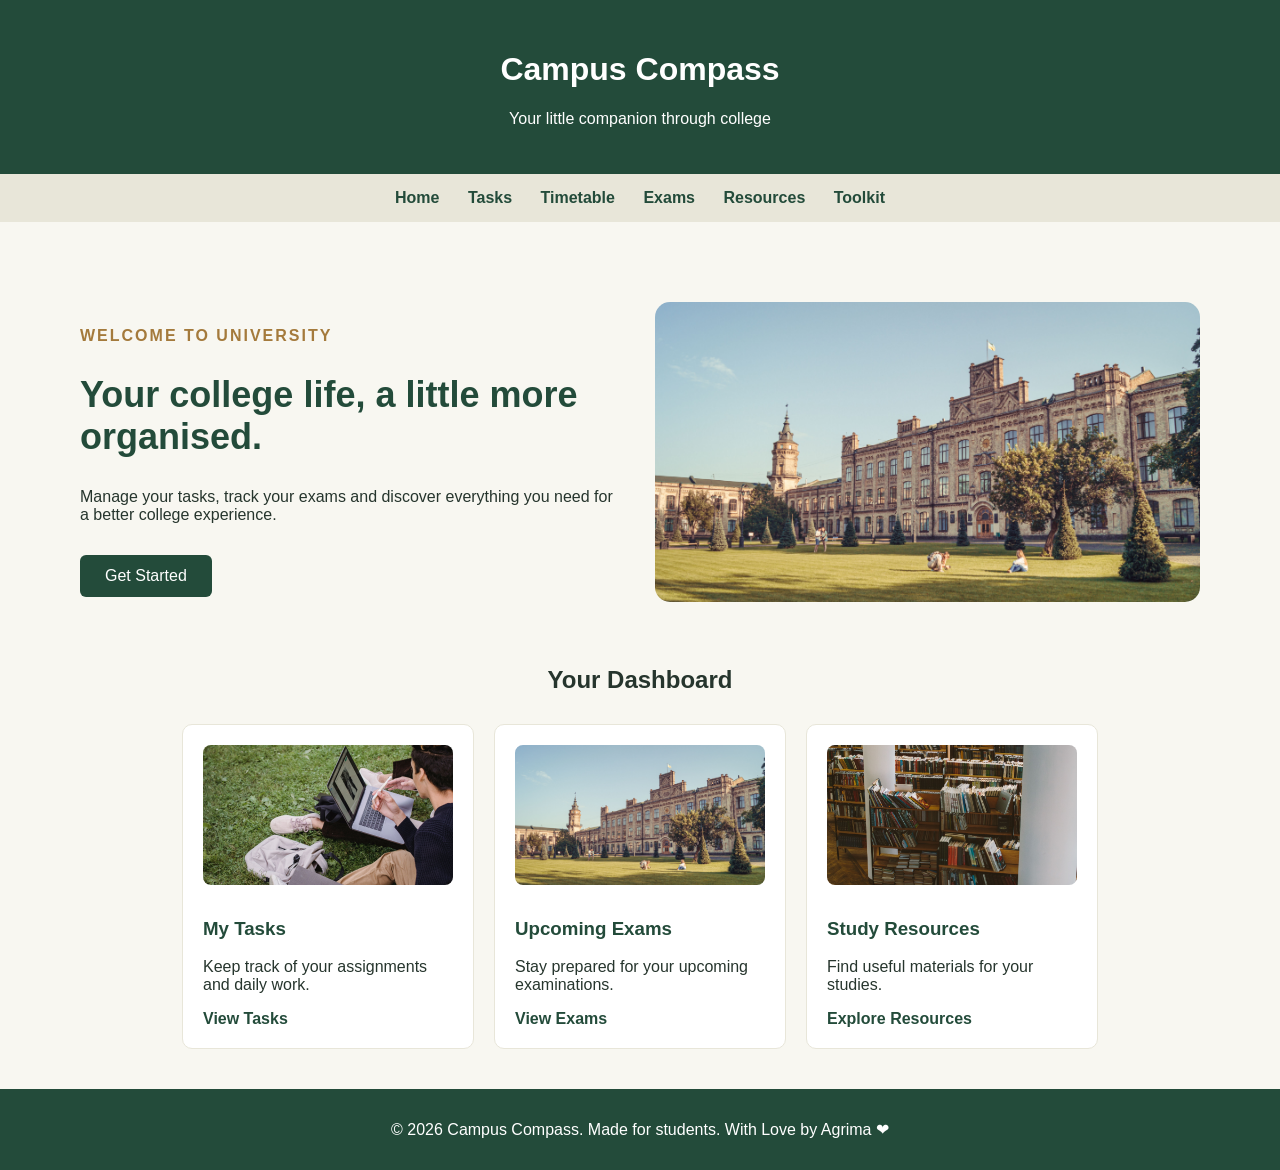
<file: index.html>
<!DOCTYPE html>
<html lang="en">
<head>
    <meta charset="UTF-8">
    <meta name="viewport" content="width=device-width, initial-scale=1.0">
    <title>Campus Compass-Home</title>
    <link rel="stylesheet" href="style.css">
</head>
<body>
    <header>
        <h1>Campus Compass</h1>
    <p>Your little companion through college</p>    
</header>
<nav>
     <a href="index.html">Home</a>
        <a href="tasks.html">Tasks</a>
        <a href="timetable.html">Timetable</a>
        <a href="exams.html">Exams</a>
        <a href="resources.html">Resources</a>
        <a href="toolkit.html">Toolkit</a>
</nav>
  <main>
        
<section class="hero">

    <div class="hero-text">
        <p class="small-heading">WELCOME TO UNIVERSITY</p>

        <h2>Your college life, a little more organised.</h2>

        <p>
            Manage your tasks, track your exams and discover
            everything you need for a better college experience.
        </p>

        <a href="tasks.html" class="hero-button">
            Get Started
        </a>
    </div>

    <div class="hero-image">
        <img src="images/campus.jpg" alt="University campus">
    </div>

</section>

<h2>Your Dashboard</h2>

<div class="dashboard">

    <div class="card">
        <img src="images/students.jpg" alt="Students studying together">
        <h3>My Tasks</h3>
        <p>Keep track of your assignments and daily work.</p>
        <a href="tasks.html">View Tasks</a>
    </div>

    <div class="card">
        <img src="images/campus.jpg" alt="University campus">
        <h3>Upcoming Exams</h3>
        <p>Stay prepared for your upcoming examinations.</p>
        <a href="exams.html">View Exams</a>
    </div>

    <div class="card">
        <img src="images/library.jpg" alt="University library">
        <h3>Study Resources</h3>
        <p>Find useful materials for your studies.</p>
        <a href="resources.html">Explore Resources</a>
    </div>

</div>


    </main>

    <footer>
        <p>© 2026 Campus Compass. Made for students. With Love by Agrima ❤</p>
    </footer>

    <script src="script.js"></script>
</body>
</html>
</file>
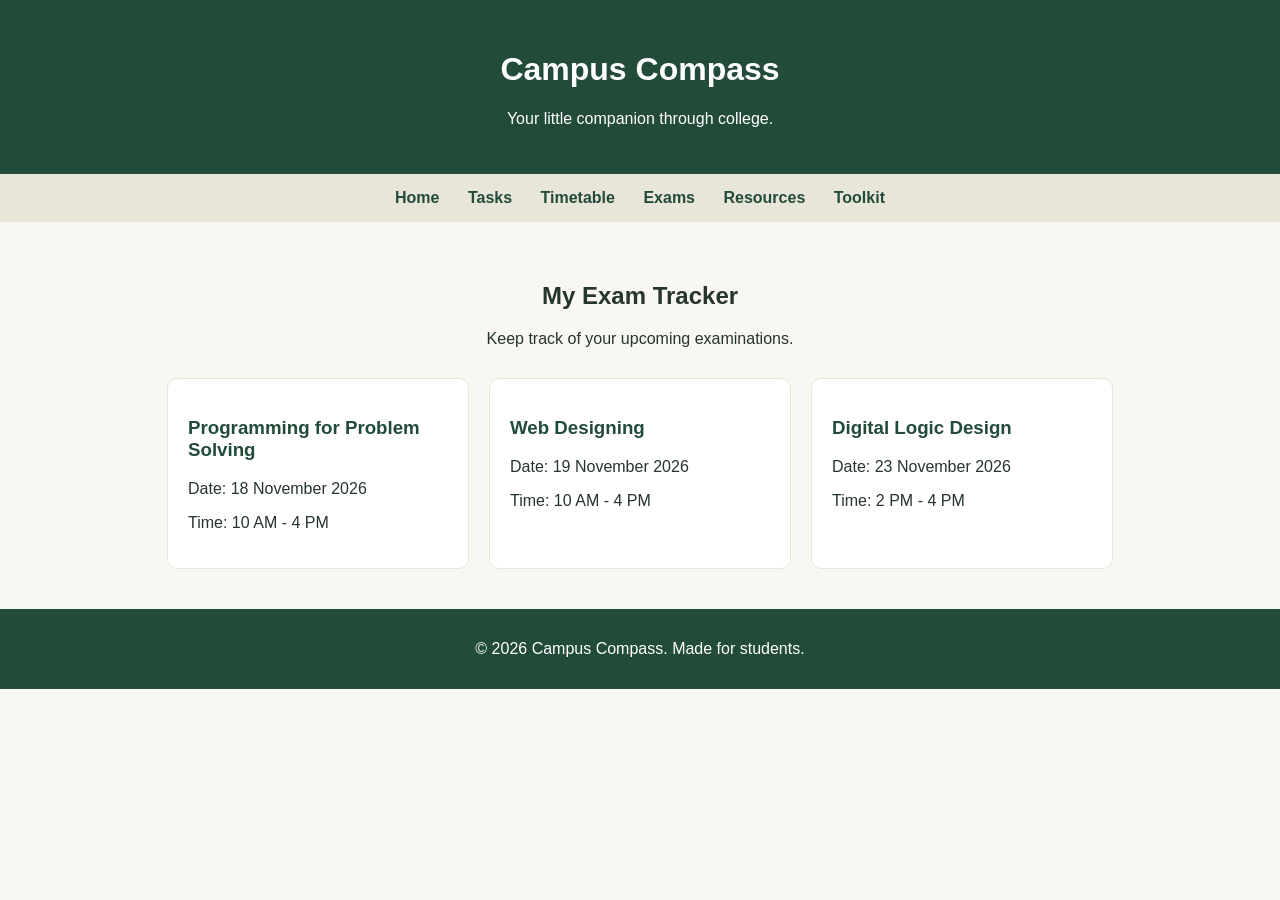
<file: exams.html>
<!DOCTYPE html>
<html lang="en">

<head>
    <meta charset="UTF-8">
    <meta name="viewport" content="width=device-width, initial-scale=1.0">
    <title>Campus Compass | Exams</title>
    <link rel="stylesheet" href="style.css">
</head>

<body>

    <header>
        <h1>Campus Compass</h1>
        <p>Your little companion through college.</p>
    </header>

    <nav>
        <a href="index.html">Home</a>
        <a href="tasks.html">Tasks</a>
        <a href="timetable.html">Timetable</a>
        <a href="exams.html">Exams</a>
        <a href="resources.html">Resources</a>
        <a href="toolkit.html">Toolkit</a>
    </nav>

    <main>

        <h2>My Exam Tracker</h2>
        <p>Keep track of your upcoming examinations.</p>

        <div class="exam-box">

            <div class="exam-card">
                <h3>Programming for Problem Solving</h3>
                <p>Date: 18 November 2026</p>
                <p>Time: 10 AM - 4 PM</p>
            </div>

            <div class="exam-card">
                <h3>Web Designing</h3>
                <p>Date: 19 November 2026</p>
                <p>Time: 10 AM - 4 PM</p>
            </div>

            <div class="exam-card">
                <h3>Digital Logic Design</h3>
                <p>Date: 23 November 2026</p>
                <p>Time: 2 PM - 4 PM</p>
            </div>

        </div>

    </main>

    <footer>
        <p>© 2026 Campus Compass. Made for students.</p>
    </footer>

    <script src="script.js"></script>

</body>
</html>
</file>
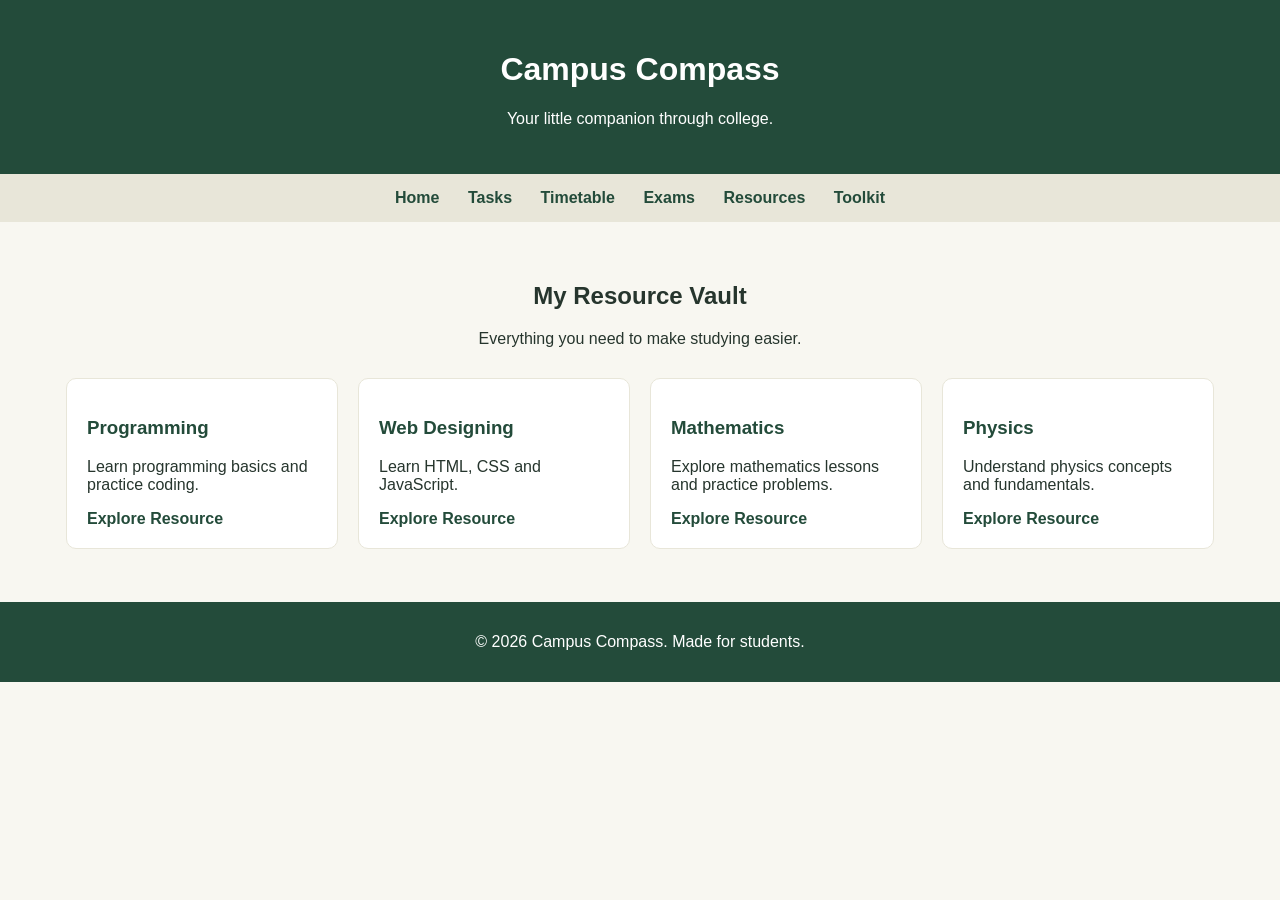
<file: resources.html>
<!DOCTYPE html>
<html lang="en">

<head>
    <meta charset="UTF-8">
    <meta name="viewport" content="width=device-width, initial-scale=1.0">
    <title>Campus Compass | Resources</title>
    <link rel="stylesheet" href="style.css">
</head>

<body>

    <header>
        <h1>Campus Compass</h1>
        <p>Your little companion through college.</p>
    </header>

    <nav>
        <a href="index.html">Home</a>
        <a href="tasks.html">Tasks</a>
        <a href="timetable.html">Timetable</a>
        <a href="exams.html">Exams</a>
        <a href="resources.html">Resources</a>
        <a href="toolkit.html">Toolkit</a>
    </nav>

    <main>

        <h2>My Resource Vault</h2>
        <p>Everything you need to make studying easier.</p>

        <div class="resource-box">

            <div class="resource-card">
                <h3>Programming</h3>
                <p>Learn programming basics and practice coding.</p>
                <a href="https://www.w3schools.com/cpp/" target="_blank">Explore Resource</a>
            </div>

            <div class="resource-card">
                <h3>Web Designing</h3>
                <p>Learn HTML, CSS and JavaScript.</p>
                <a href="https://www.w3schools.com/html/" target="_blank">Explore Resource</a>
            </div>

            <div class="resource-card">
                <h3>Mathematics</h3>
                <p>Explore mathematics lessons and practice problems.</p>
                <a href="https://www.khanacademy.org/math" target="_blank">Explore Resource</a>
            </div>

            <div class="resource-card">
                <h3>Physics</h3>
                <p>Understand physics concepts and fundamentals.</p>
                <a href="https://www.khanacademy.org/science/physics" target="_blank">Explore Resource</a>
            </div>

        </div>

    </main>

    <footer>
        <p>© 2026 Campus Compass. Made for students.</p>
    </footer>

    <script src="script.js"></script>

</body>
</html>
</file>
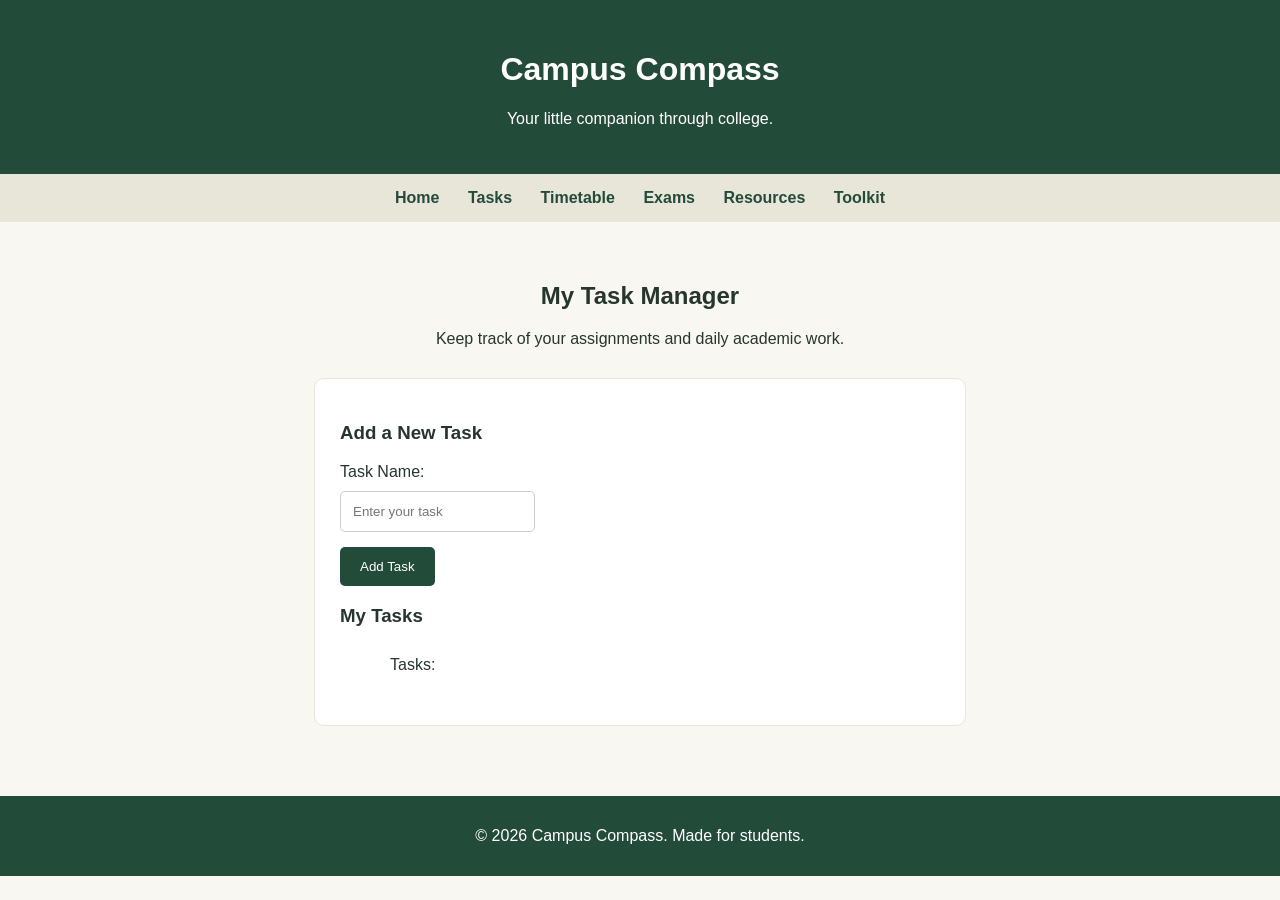
<file: tasks.html>
<!DOCTYPE html>
<html lang="en">

<head>
    <meta charset="UTF-8">
    <meta name="viewport" content="width=device-width, initial-scale=1.0">
    <title>Campus Compass | Tasks</title>
    <link rel="stylesheet" href="style.css">
</head>

<body>

    <header>
        <h1>Campus Compass</h1>
        <p>Your little companion through college.</p>
    </header>

    <nav>
        <a href="index.html">Home</a>
        <a href="tasks.html">Tasks</a>
        <a href="timetable.html">Timetable</a>
        <a href="exams.html">Exams</a>
        <a href="resources.html">Resources</a>
        <a href="toolkit.html">Toolkit</a>
    </nav>

    <main>

        <h2>My Task Manager</h2>
        <p>Keep track of your assignments and daily academic work.</p>

        <div class="task-box">

            <h3>Add a New Task</h3>

            <form>
                <label for="task">Task Name:</label>
                <input type="text" id="task" placeholder="Enter your task">

                <button type="button" onclick="addTask()">Add Task</button>
            </form>

            <h3>My Tasks</h3>

            <ul id="taskList">
                <li>Tasks:</li>
            </ul>

        </div>

    </main>

    <footer>
        <p>© 2026 Campus Compass. Made for students.</p>
    </footer>

    <script src="script.js"></script>

</body>
</html>
</file>
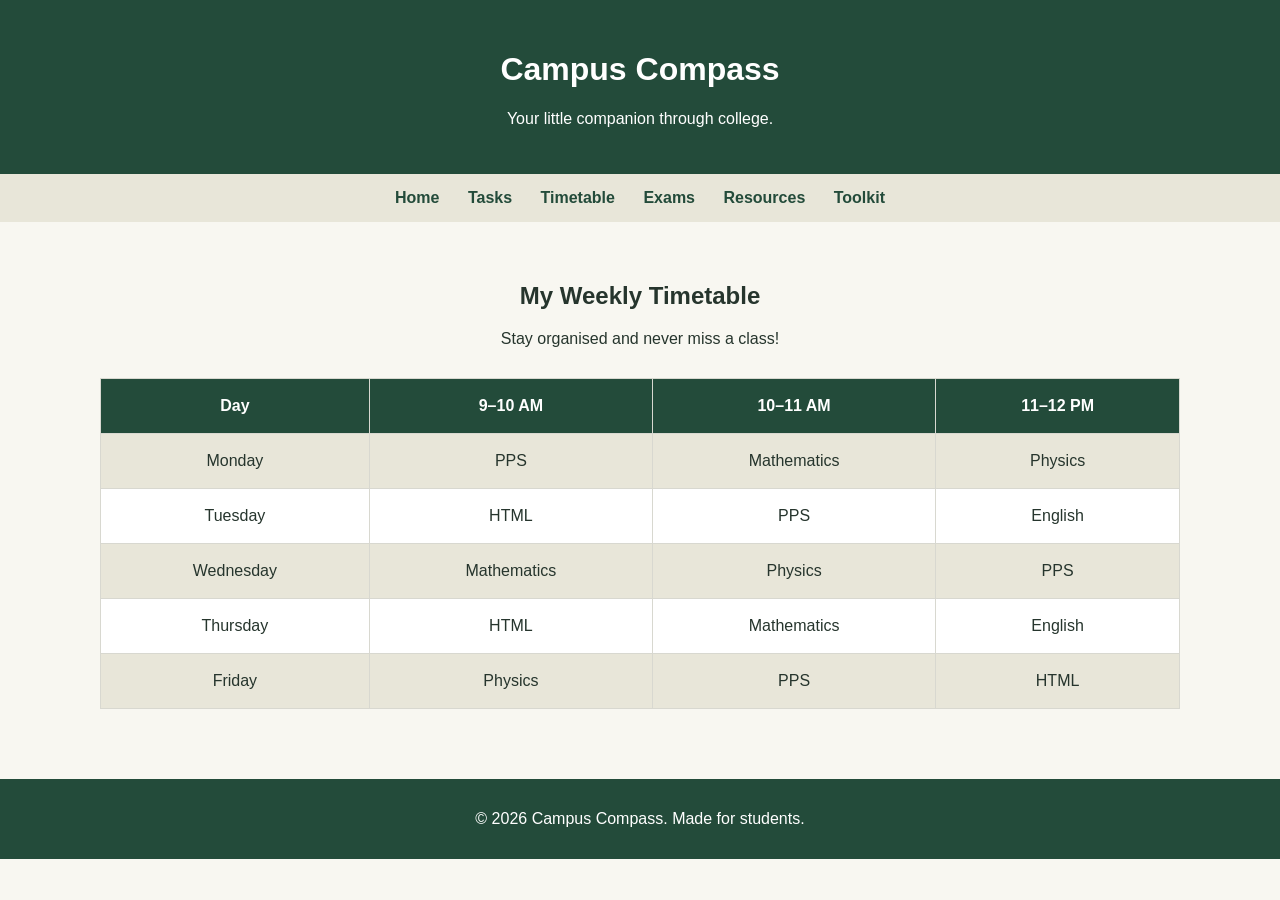
<file: timetable.html>
<!DOCTYPE html>
<html lang="en">

<head>
    <meta charset="UTF-8">
    <meta name="viewport" content="width=device-width, initial-scale=1.0">
    <title>Campus Compass | Timetable</title>
    <link rel="stylesheet" href="style.css">
</head>

<body>

    <header>
        <h1>Campus Compass</h1>
        <p>Your little companion through college.</p>
    </header>

    <nav>
        <a href="index.html">Home</a>
        <a href="tasks.html">Tasks</a>
        <a href="timetable.html">Timetable</a>
        <a href="exams.html">Exams</a>
        <a href="resources.html">Resources</a>
        <a href="toolkit.html">Toolkit</a>
    </nav>

    <main>

        <h2>My Weekly Timetable</h2>
        <p>Stay organised and never miss a class!</p>

        <table class="timetable">

            <tr>
                <th>Day</th>
                <th>9–10 AM</th>
                <th>10–11 AM</th>
                <th>11–12 PM</th>
            </tr>

            <tr>
                <td>Monday</td>
                <td>PPS</td>
                <td>Mathematics</td>
                <td>Physics</td>
            </tr>

            <tr>
                <td>Tuesday</td>
                <td>HTML</td>
                <td>PPS</td>
                <td>English</td>
            </tr>

            <tr>
                <td>Wednesday</td>
                <td>Mathematics</td>
                <td>Physics</td>
                <td>PPS</td>
            </tr>

            <tr>
                <td>Thursday</td>
                <td>HTML</td>
                <td>Mathematics</td>
                <td>English</td>
            </tr>

            <tr>
                <td>Friday</td>
                <td>Physics</td>
                <td>PPS</td>
                <td>HTML</td>
            </tr>

        </table>

    </main>

    <footer>
        <p>© 2026 Campus Compass. Made for students.</p>
    </footer>

    <script src="script.js"></script>

</body>
</html>
</file>
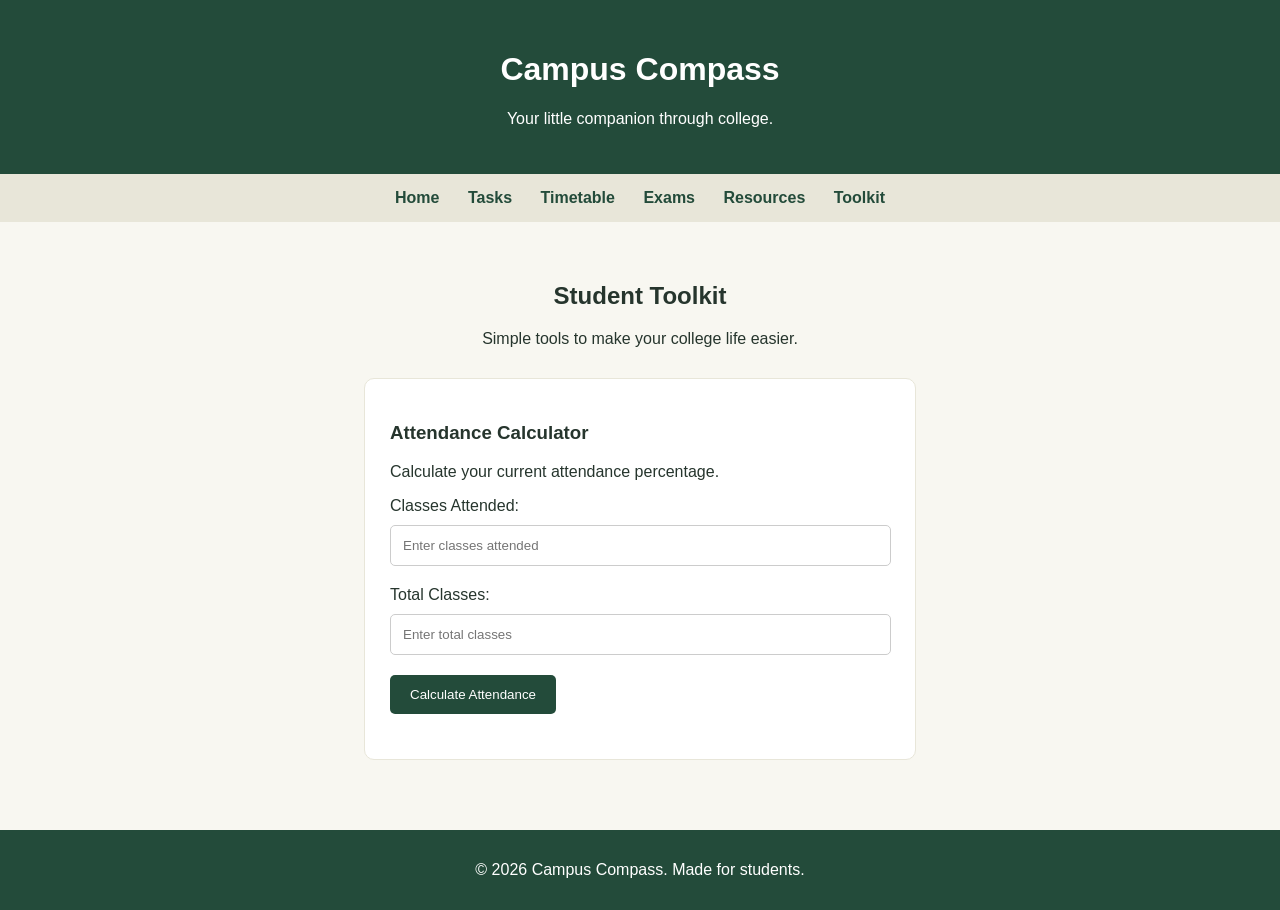
<file: toolkit.html>
<!DOCTYPE html>
<html lang="en">

<head>
    <meta charset="UTF-8">
    <meta name="viewport" content="width=device-width, initial-scale=1.0">
    <title>Campus Compass | Toolkit</title>
    <link rel="stylesheet" href="style.css">
</head>

<body>

    <header>
        <h1>Campus Compass</h1>
        <p>Your little companion through college.</p>
    </header>

    <nav>
        <a href="index.html">Home</a>
        <a href="tasks.html">Tasks</a>
        <a href="timetable.html">Timetable</a>
        <a href="exams.html">Exams</a>
        <a href="resources.html">Resources</a>
        <a href="toolkit.html">Toolkit</a>
    </nav>

    <main>

        <h2>Student Toolkit</h2>
        <p>Simple tools to make your college life easier.</p>

        <div class="toolkit-box">

            <h3>Attendance Calculator</h3>

            <p>Calculate your current attendance percentage.</p>

            <label for="attended">Classes Attended:</label>
            <input type="number" id="attended" placeholder="Enter classes attended">

            <label for="total">Total Classes:</label>
            <input type="number" id="total" placeholder="Enter total classes">

            <button type="button" onclick="calculateAttendance()">
                Calculate Attendance
            </button>

            <h3 id="result"></h3>

        </div>

    </main>

    <footer>
        <p>© 2026 Campus Compass. Made for students.</p>
    </footer>

    <script src="script.js"></script>

</body>
</html>
</file>
<file: style.css>
/* General styling */
body {
    margin: 0;
    font-family: Arial, sans-serif;
    background-color: #F8F7F1;
    color: #26352D;
}

/* Website header */
header {
    background-color: #234B3A;
    color: white;
    text-align: center;
    padding: 30px;
}

/* Navigation bar */
nav {
    background-color: #E8E6D9;
    text-align: center;
    padding: 15px;
    position: sticky;
    top: 0;
    z-index: 1000;

}

/* Navigation links */
nav a {
    color: #234B3A;
    text-decoration: none;
    margin: 12px;
    font-weight: bold;
}

/* Main content */
main {
    padding: 40px;
    text-align: center;
    min-height: 300px;
}

/* Footer */
footer {
    background-color: #234B3A;
    color: white;
    text-align: center;
    padding: 15px;
}

/* Dashboard layout */
.dashboard {
    display: flex;
    justify-content: center;
    gap: 20px;
    margin-top: 30px;
}

/* Individual cards */
.card {
    background-color: white;
    width: 250px;
    padding: 20px;
    border-radius: 10px;
    text-align: left;
    border: 1px solid #E8E6D9;
}

/* Card headings */
.card h3 {
    color: #234B3A;
}

/* Card links */
.card a {
    color: #234B3A;
    font-weight: bold;
    text-decoration: none;
}

/* Task manager box */
.task-box {
    background-color: white;
    max-width: 600px;
    margin: 30px auto;
    padding: 25px;
    border-radius: 10px;
    text-align: left;
    border: 1px solid #E8E6D9;
}

/* Input field */
.task-box input {
    display: block;
    width: auto;
    margin: 0;
    padding: 12px;
    margin-top: 10px;
    margin-bottom: 15px;
    border: 1px solid #ccc;
    border-radius: 5px;
}

/* Button */
.task-box button {
    background-color: #234B3A;
    color: white;
    padding: 12px 20px;
    border: none;
    border-radius: 5px;
    cursor: pointer;
}

/* Task list */
.task-box li {
    padding: 10px;
    margin-bottom: 8px;
    display: flex;
    align-items: center;
    gap: 10px;
    margin-bottom: 15px;
}

/* Timetable styling */
.timetable {
    width: 90%;
    margin: 30px auto;
    border-collapse: collapse;
    background-color: white;
}

/* Table cells */
.timetable th,
.timetable td {
    border: 1px solid #D8D8D0;
    padding: 18px;
    text-align: center;
}

/* Table headings */
.timetable th {
    background-color: #234B3A;
    color: white;
}

/* Table rows */
.timetable tr:nth-child(even) {
    background-color: #E8E6D9;
}

/* Exam cards */
.exam-box {
    display: flex;
    justify-content: center;
    gap: 20px;
    flex-wrap: wrap;
    margin-top: 30px;
}

.exam-card {
    background-color: white;
    width: 260px;
    padding: 20px;
    border-radius: 10px;
    border: 1px solid #E8E6D9;
    text-align: left;
}

.exam-card h3 {
    color: #234B3A;
}

/* Resource cards */
.resource-box {
    display: flex;
    justify-content: center;
    gap: 20px;
    flex-wrap: wrap;
    margin-top: 30px;
}

.resource-card {
    background-color: white;
    width: 230px;
    padding: 20px;
    border-radius: 10px;
    border: 1px solid #E8E6D9;
    text-align: left;
}

.resource-card h3 {
    color: #234B3A;
}

.resource-card a {
    color: #234B3A;
    font-weight: bold;
    text-decoration: none;
}

/* Toolkit box */
.toolkit-box {
    background-color: white;
    max-width: 500px;
    margin: 30px auto;
    padding: 25px;
    border-radius: 10px;
    border: 1px solid #E8E6D9;
    text-align: left;
}

/* Toolkit input fields */
.toolkit-box input {
    display: block;
    width: 95%;
    padding: 12px;
    margin-top: 10px;
    margin-bottom: 20px;
    border: 1px solid #ccc;
    border-radius: 5px;
}

/* Toolkit button */
.toolkit-box button {
    background-color: #234B3A;
    color: white;
    padding: 12px 20px;
    border: none;
    border-radius: 5px;
    cursor: pointer;
}

/* Result */
#result {
    color: #234B3A;
    margin-top: 20px;
}

/* Card hover effects */
.card:hover,
.exam-card:hover,
.resource-card:hover {
    transform: translateY(-5px);
    box-shadow: 0 5px 15px rgba(0, 0, 0, 0.10);
}

/* Smooth animation */
.card,
.exam-card,
.resource-card {
    transition: 0.3s;
}

nav a:hover {
    color: #B1813E;
    text-decoration: underline;
}

/* Responsive design */
@media screen and (max-width: 768px) {

    .dashboard,
    .exam-box,
    .resource-box {
        flex-direction: column;
        align-items: center;
    }

    .card,
    .exam-card,
    .resource-card {
        width: 85%;
    }

    nav a {
        display: inline-block;
        margin: 8px;
    }

    .timetable {
        width: 100%;
        font-size: 12px;
    }

    main {
        padding: 20px;
    }
}

/* Hero section */
.hero {
    display: flex;
    align-items: center;
    justify-content: space-between;
    gap: 30px;
    padding: 40px;
    text-align: left;
}

/* Hero text */
.hero-text {
    flex: 1;
}

.hero-text h2 {
    font-size: 36px;
    color: #234B3A;
}

.small-heading {
    color: #A47A3C;
    font-weight: bold;
    letter-spacing: 2px;
}

/* Hero image */
.hero-image {
    flex: 1;
}

.hero-image img {
    width: 100%;
    height: 300px;
    object-fit: cover;
    border-radius: 15px;
}

/* Hero button */
.hero-button {
    display: inline-block;
    background-color: #234B3A;
    color: white;
    padding: 12px 25px;
    margin-top: 15px;
    border-radius: 6px;
    text-decoration: none;
}

/* Dashboard card images */
.card img {
    width: 100%;
    height: 140px;
    object-fit: cover;
    border-radius: 8px;
    margin-bottom: 10px;
}

/* Responsive hero */
@media screen and (max-width: 768px) {
    .hero {
        flex-direction: column;
        padding: 20px;
    }

    .hero-text h2 {
        font-size: 27px;
    }

    .hero-image {
        width: 100%;
    }
}
</file>
